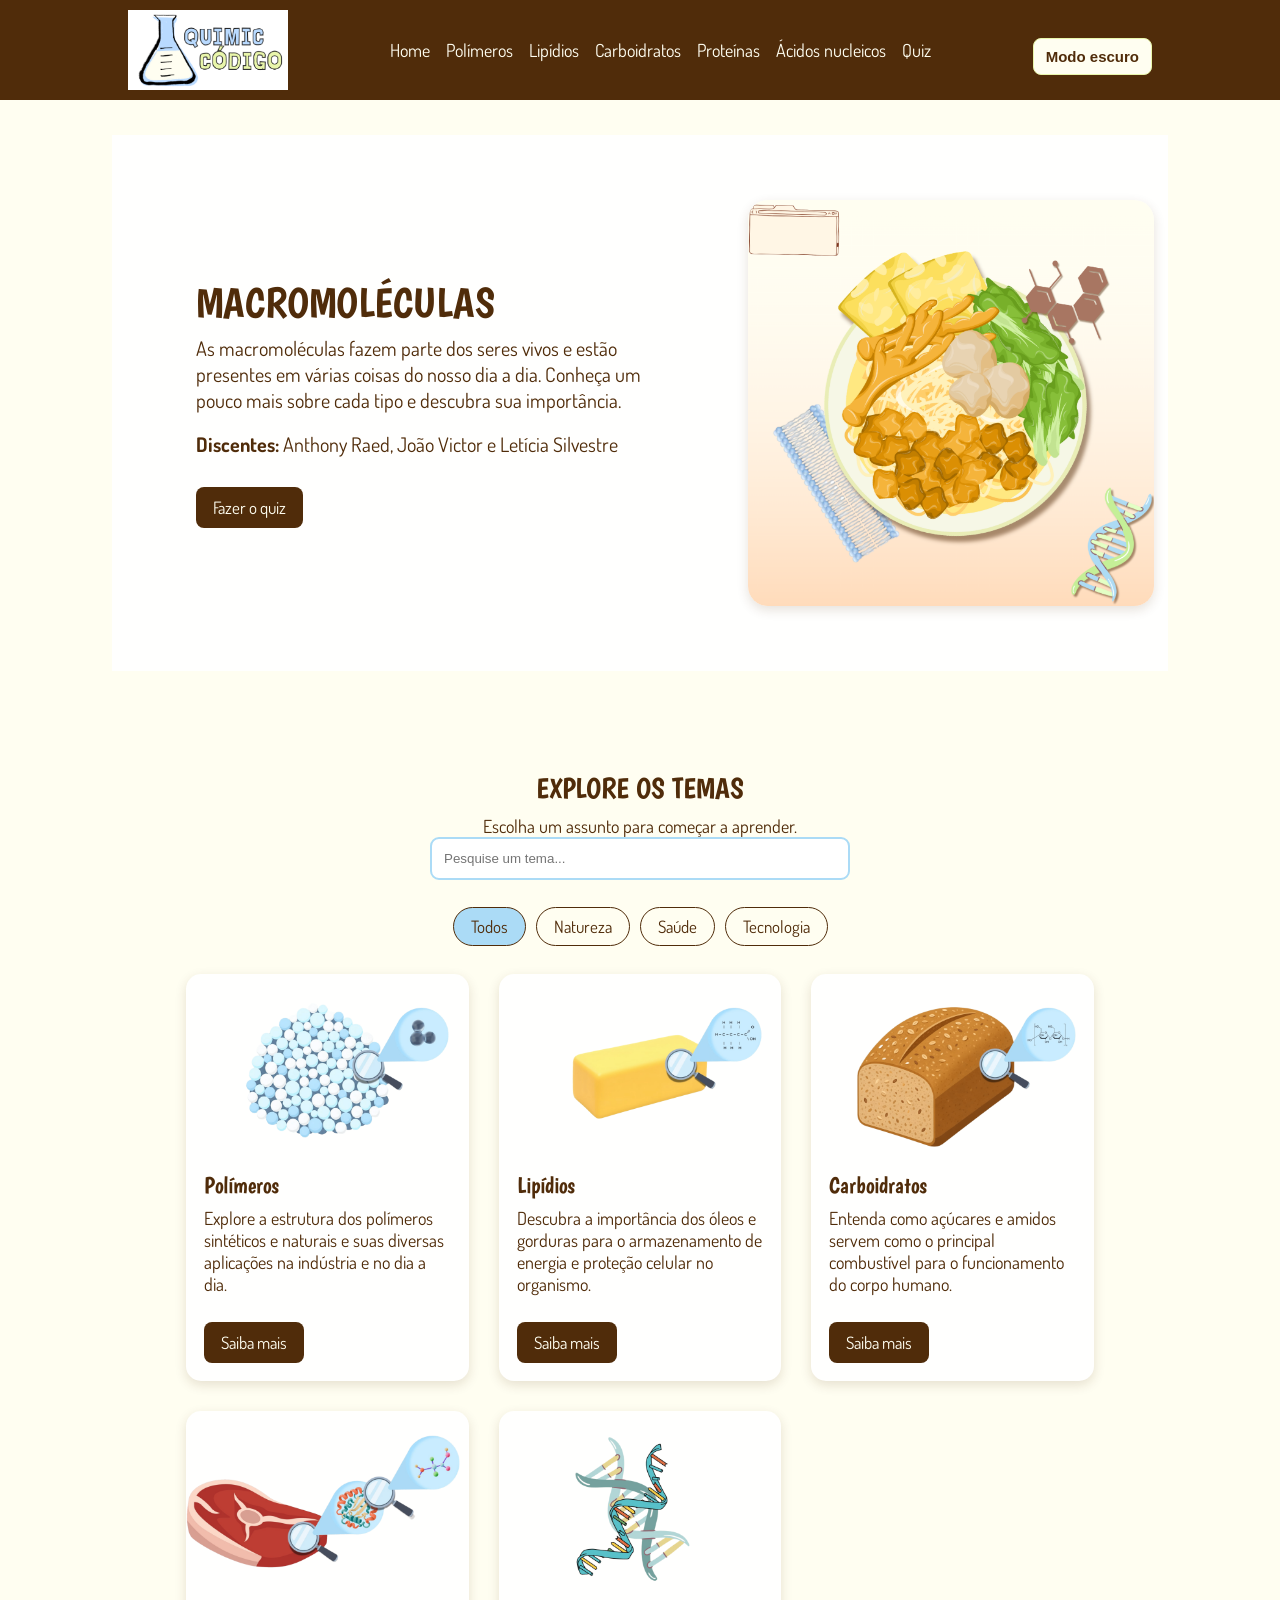
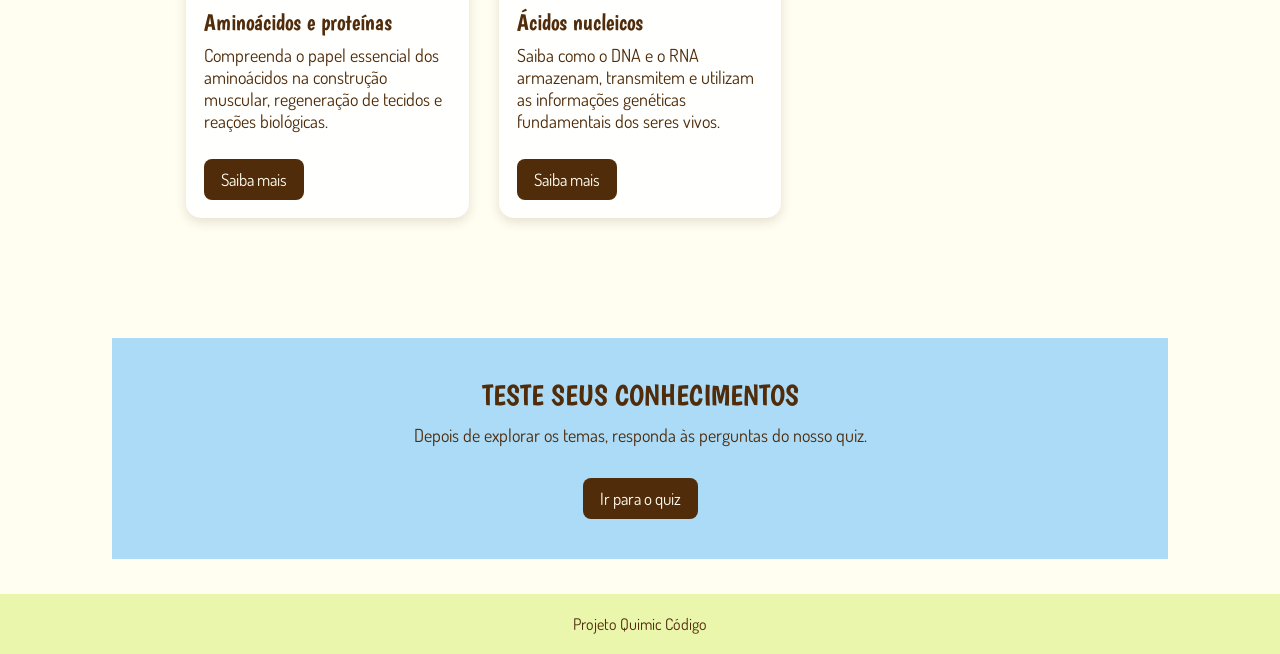
<file: index.html>
<!DOCTYPE html>
<html lang="pt-br">
<head>
    <meta charset="UTF-8">
    <meta name="viewport" content="width=device-width, initial-scale=1.0">
    <title>Quimic Código</title>
    <link rel="stylesheet" href="css/index.css">
</head>
<body>
    <header class="menu">
        <img id="logo" src="img/logo.png" alt="Quimic Código - Logo">
        <nav>
            <a href="index.html">Home</a>
            <a href="polimeros.html">Polímeros</a>
            <a href="lipidios.html">Lipídios</a>
            <a href="carboidratos.html">Carboidratos</a>

            <a href="proteinas.html">Proteínas</a>
            <a href="acidos-nucleicos.html">Ácidos nucleicos</a>
            <a href="quiz.html">Quiz</a>
        </nav>
        
        <button class="tema-toggle" type="button" aria-label="Alternar tema">Modo escuro</button>
    </header>

    <main>
        <section class="introducao">
            <div>
                <h1>MACROMOLÉCULAS</h1>
                <p>As macromoléculas fazem parte dos seres vivos e estão presentes em várias coisas do nosso dia a dia. Conheça um pouco mais sobre cada tipo e descubra sua importância.</p>
                <p><strong>Discentes:</strong> Anthony Raed, João Victor e Letícia Silvestre</p>
                <a class="botao" href="quiz.html">Fazer o quiz</a>
            </div>
            <img src="img/introducao-imagem.png" alt="Polímeros, Ácidos Nucleicos, Carboidratos, Lipídeos e Aminoácidos e Proteínas">
        </section>

        <section class="conjunto-cards">
            <h2>EXPLORE OS TEMAS</h2>
            <p>Escolha um assunto para começar a aprender.</p>
            <div class="busca">
                <input type="text" id="pesquisa" placeholder="Pesquise um tema...">
            </div>
            <div class="filtros">
                <button class="filtro selecionado" data-categoria="todos">Todos</button>
                <button class="filtro" data-categoria="natureza">Natureza</button>
                <button class="filtro" data-categoria="saude">Saúde</button>
                <button class="filtro" data-categoria="tecnologia">Tecnologia</button>
            </div>

            <div class="cards" id="cards">
                <article class="card" data-categoria="natureza tecnologia">
                    <img src="img/Polimeros.png" alt="Materiais plásticos e tecnologia">
                    <div>
                        <h3>Polímeros</h3>
                        <p>Explore a estrutura dos polímeros sintéticos e naturais e suas diversas aplicações na indústria e no dia a dia.</p>
                        <a href="polimeros.html">Saiba mais</a>
                    </div>
                </article>

                <article class="card" data-categoria="saude">
                    <img src="img/lipidios.png" alt="Azeite usado na alimentação">
                    <div>
                        <h3>Lipídios</h3><p>Descubra a importância dos óleos e gorduras para o armazenamento de energia e proteção celular no organismo.</p>
                        <a href="lipidios.html">Saiba mais</a>
                    </div>
                </article>

                <article class="card" data-categoria="saude natureza">
                    <img src="img/carboidratos.png" alt="Alimentos que contêm carboidratos">
                    <div>
                        <h3>Carboidratos</h3><p>Entenda como açúcares e amidos servem como o principal combustível para o funcionamento do corpo humano.</p>
                        <a href="carboidratos.html">Saiba mais</a>
                    </div>
                </article>

                <article class="card" data-categoria="saude">
                    <img src="img/Aminoacidos.png" alt="Alimentos variados">
                    <div>
                        <h3>Aminoácidos e proteínas</h3>
                        <p>Compreenda o papel essencial dos aminoácidos na construção muscular, regeneração de tecidos e reações biológicas.</p>
                        <a href="proteinas.html">Saiba mais</a>
                    </div>
                </article>

                        <article class="card" data-categoria="tecnologia natureza">
                    <img src="img/acidos nucleicos.png" alt="Representação de DNA">
                    <div>
                        <h3>Ácidos nucleicos</h3>
                        <p>Saiba como o DNA e o RNA armazenam, transmitem e utilizam as informações genéticas fundamentais dos seres vivos.</p>
                        <a href="acidos-nucleicos.html">Saiba mais</a>
                    </div>
                </article>

            </div>
            <p id="mensagem"></p>
        </section>

        <section class="quiz-rodape">
            <h2>TESTE SEUS CONHECIMENTOS</h2>
            <p>Depois de explorar os temas, responda às perguntas do nosso quiz.</p>
            <a class="botao" href="quiz.html">Ir para o quiz</a>
        </section>
    </main>

    <footer>Projeto Quimic Código</footer>

    <script>
        const pesquisa = document.getElementById("pesquisa");
        const cards = document.querySelectorAll(".card");
        const filtros = document.querySelectorAll(".filtro");

        const mensagem = document.getElementById("mensagem");
        let categoriaAtual = "todos";

        function filtrarCards() {
            let termo = pesquisa.value.toLowerCase();
            let encontrados = 0;
            
            cards.forEach(function(card) {

                let texto = card.innerText.toLowerCase();
                let categorias = card.dataset.categoria;

                let aparece = texto.includes(termo) &&
                    (categoriaAtual === "todos" || categorias.includes(categoriaAtual));
                card.style.display = aparece ? "block" : "none";
                if (aparece) encontrados++;
            });
            mensagem.textContent = encontrados === 0 ? "Nenhum tema encontrado." : "";
        }

        pesquisa.addEventListener("input", filtrarCards);
        filtros.forEach(function(botao) {

            botao.addEventListener("click", function() {
                filtros.forEach(function(item) { item.classList.remove("selecionado"); });
                botao.classList.add("selecionado");

                
                categoriaAtual = botao.dataset.categoria;
                filtrarCards();
            });
        });
    </script>
    <script src="js/site.js"></script>
</body>
</html>
</file>
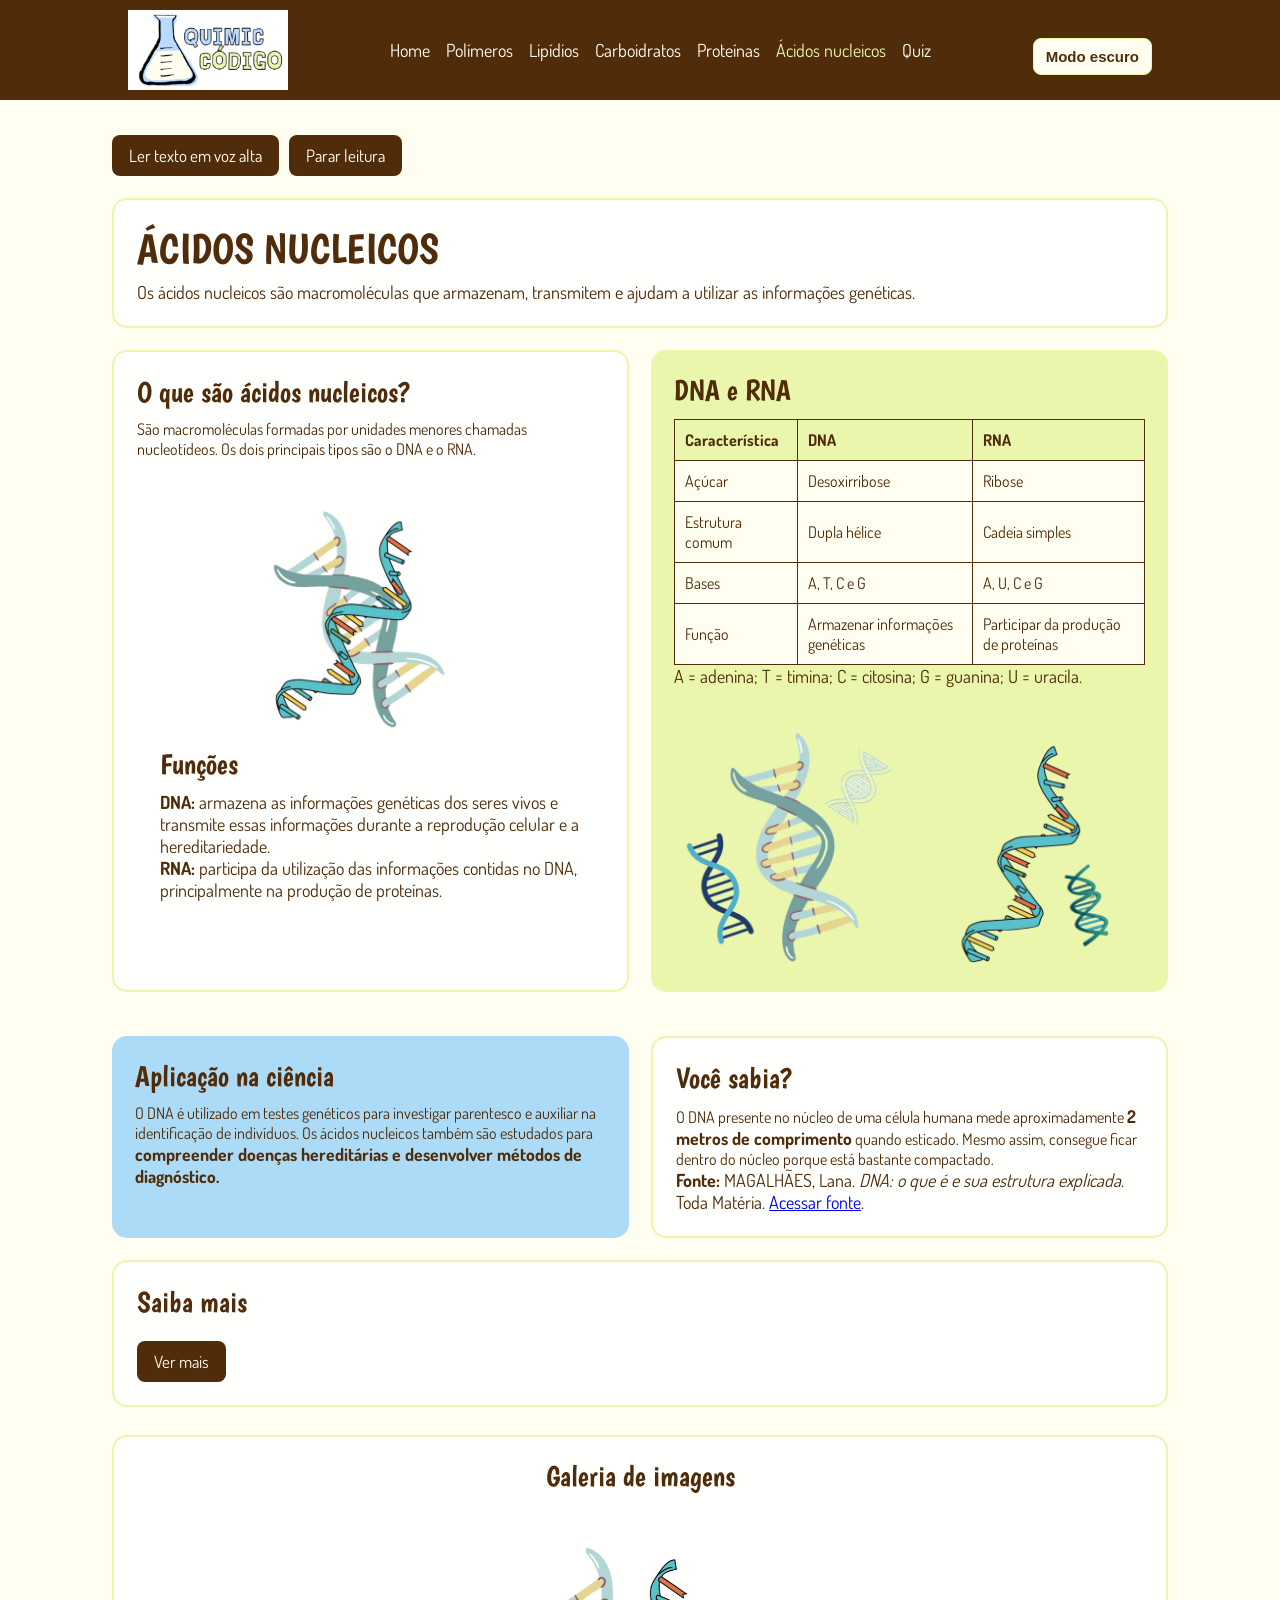
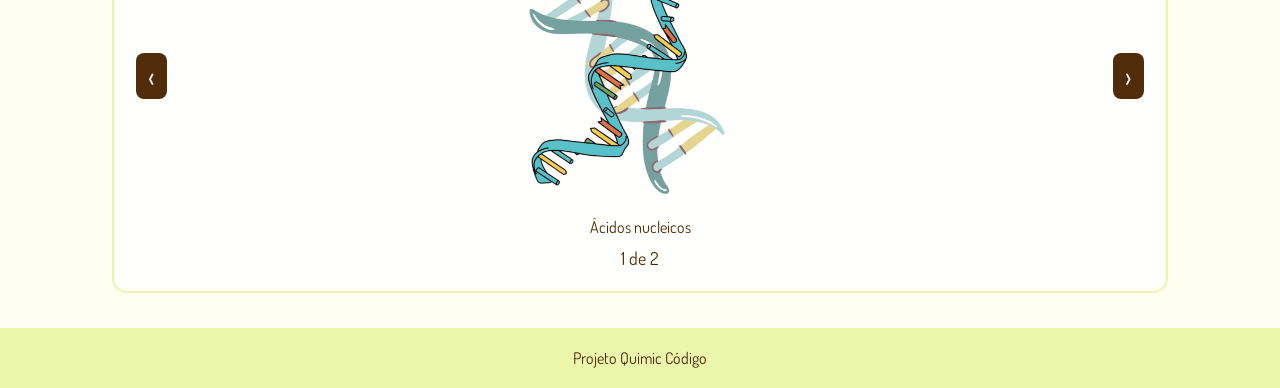
<file: acidos-nucleicos.html>
<!DOCTYPE html>
<html lang="pt-br">
<head>
    <meta charset="UTF-8">
    <meta name="viewport" content="width=device-width, initial-scale=1.0">
    <title>ÁCIDOS NUCLEICOS | Quimic Código</title>
    <link rel="stylesheet" href="css/index.css">
</head>
<body>
    <header class="menu">
        <img id="logo" src="img/logo.png" alt="Quimic Código - Logo">
        <nav>
            <a href="index.html">Home</a>
            <a class="" href="polimeros.html">Polímeros</a>
            
            <a class="" href="lipidios.html">Lipídios</a>
            <a class="" href="carboidratos.html">Carboidratos</a>
            <a class="" href="proteinas.html">Proteínas</a>

            <a class="atual" href="acidos-nucleicos.html">Ácidos nucleicos</a>
            <a href="quiz.html">Quiz</a>
        </nav>
        <button class="tema-toggle" type="button" aria-label="Alternar tema">Modo escuro</button>
    </header>
    <main>
        <section class="bloco titulo">
            <h1>ÁCIDOS NUCLEICOS</h1>
            <p>Os ácidos nucleicos são macromoléculas que armazenam, transmitem e ajudam a utilizar as informações genéticas.</p>
        </section>
        <div class="conteudo">
            <section class="bloco">
                <h2>O que são ácidos nucleicos?</h2>
                São macromoléculas formadas por unidades menores chamadas nucleotídeos. Os dois principais tipos são o DNA e o RNA.
                <img src="img/acidos nucleicos.png" alt="Ácidos nucleicos">

                <ol><h2>Funções</h2>
                <p><strong>DNA:</strong> armazena as informações genéticas dos seres vivos e transmite essas informações durante a reprodução celular e a hereditariedade.</p><p><strong>RNA:</strong> participa da utilização das informações contidas no DNA, principalmente na produção de proteínas.</p>
                </ol>
            </section>
            <section class="bloco verde">
                <h2>DNA e RNA</h2>
                <table class='tabela'><tr><th>Característica</th><th>DNA</th><th>RNA</th></tr><tr><td>Açúcar</td><td>Desoxirribose</td><td>Ribose</td></tr><tr><td>Estrutura comum</td><td>Dupla hélice</td><td>Cadeia simples</td></tr><tr><td>Bases</td><td>A, T, C e G</td><td>A, U, C e G</td></tr><tr><td>Função</td><td>Armazenar informações genéticas</td><td>Participar da produção de proteínas</td></tr></table><p>
                    
                    
                    A = adenina; T = timina; C = citosina; G = guanina; U = uracila.</p>
                    <img src="img/dnaRna.png" alt="DNA e RNA">
                
            </section>
            <section class="bloco azul">
                <h2>Aplicação na ciência</h2>
                O DNA é utilizado em testes genéticos para investigar parentesco e auxiliar na identificação de indivíduos. Os ácidos nucleicos também são estudados para  <span>compreender doenças hereditárias e desenvolver métodos de diagnóstico.</span>
                
            </section>
            <section class="bloco">
                <h2>Você sabia?</h2>
                O DNA presente no núcleo de uma célula humana mede aproximadamente <span>2 metros de comprimento</span> quando esticado. Mesmo assim, consegue ficar dentro do núcleo porque está bastante compactado.<p><strong>Fonte:</strong> MAGALHÃES, Lana. <em>DNA: o que é e sua estrutura explicada</em>. Toda Matéria. <a href='https://www.todamateria.com.br/dna/' target='_blank'>Acessar fonte</a>.</p>
                
            </section>
        </div>
        <section class="bloco">
            <h2>Saiba mais</h2>
            <p id="resumo">Embora DNA e RNA tenham funções diferentes, ambos são formados por nucleotídeos. Cada nucleotídeo possui um açúcar, um grupo fosfato e uma base nitrogenada.</p>
            <button id="botaoMais">Ver mais</button>
        </section>
    </main>
    <footer>Projeto Quimic Código</footer>
    <script src="js/site.js"></script>
</body>
</html>
</file>
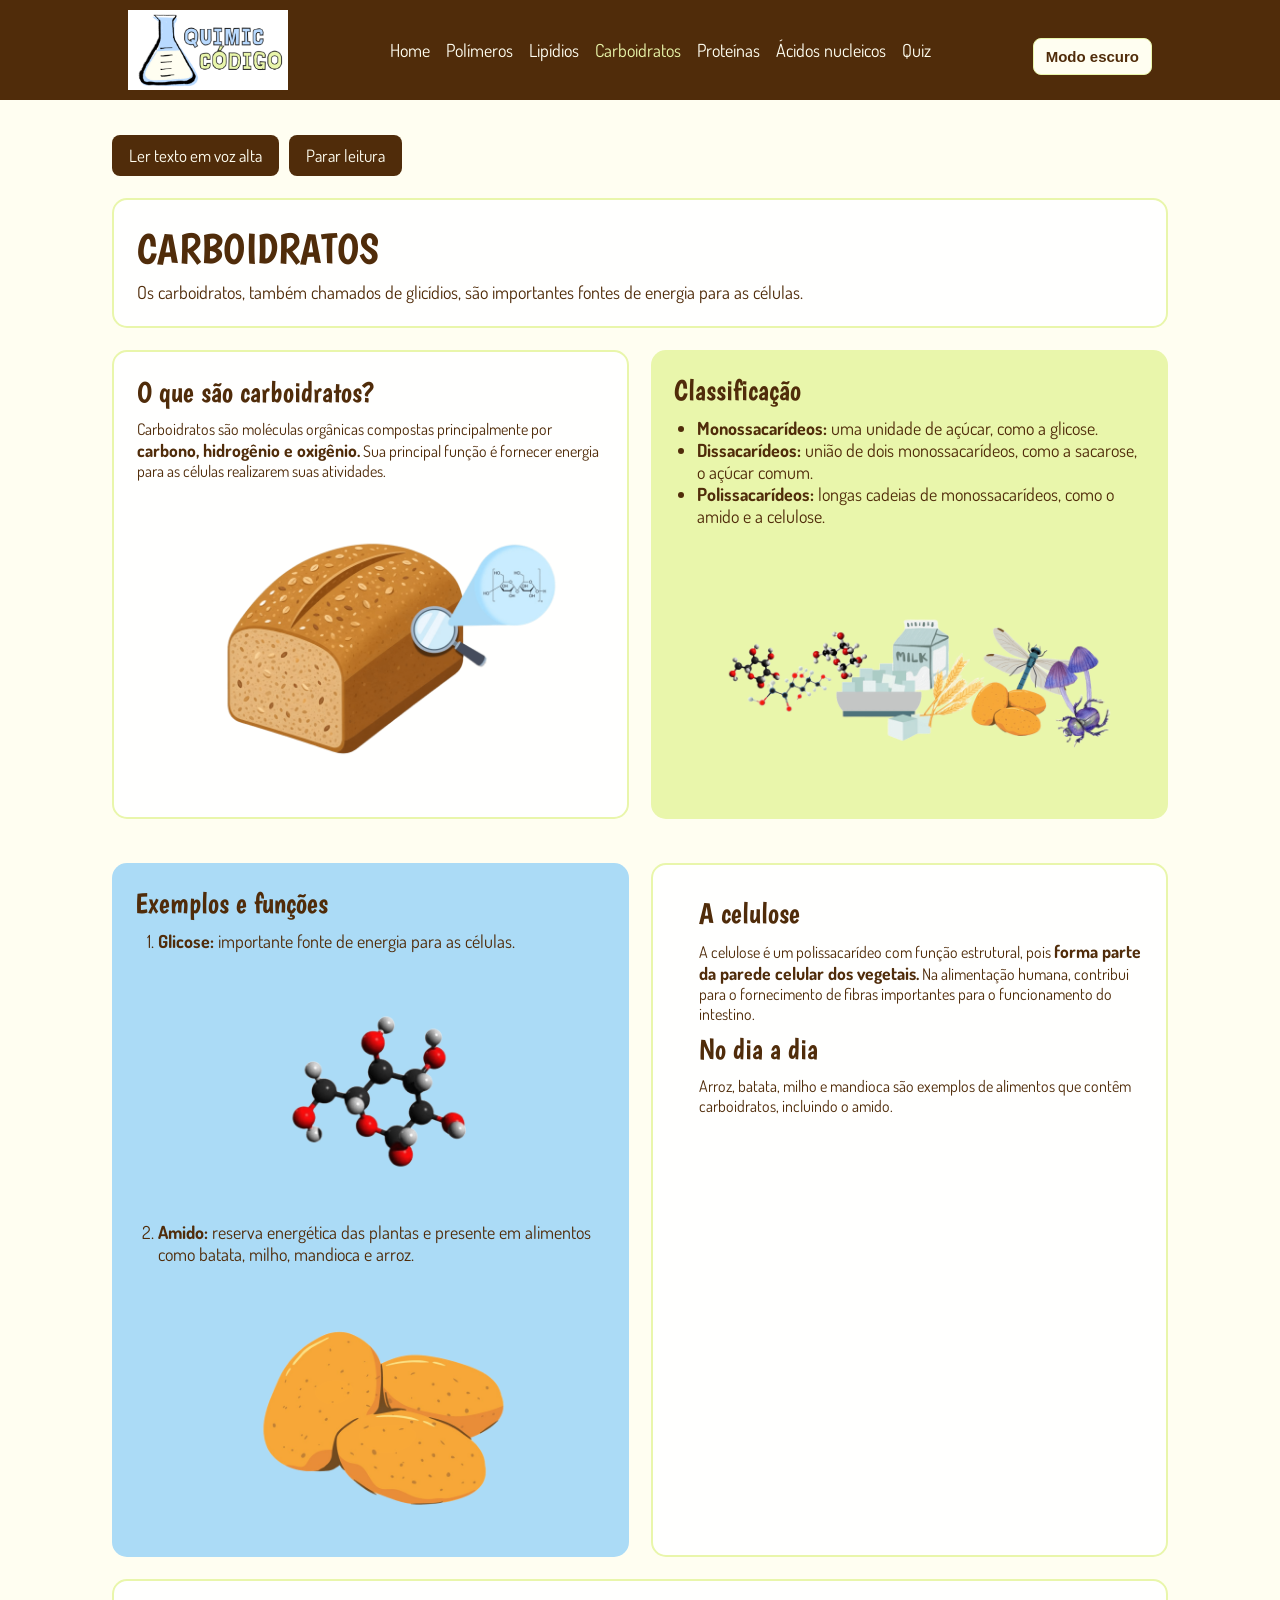
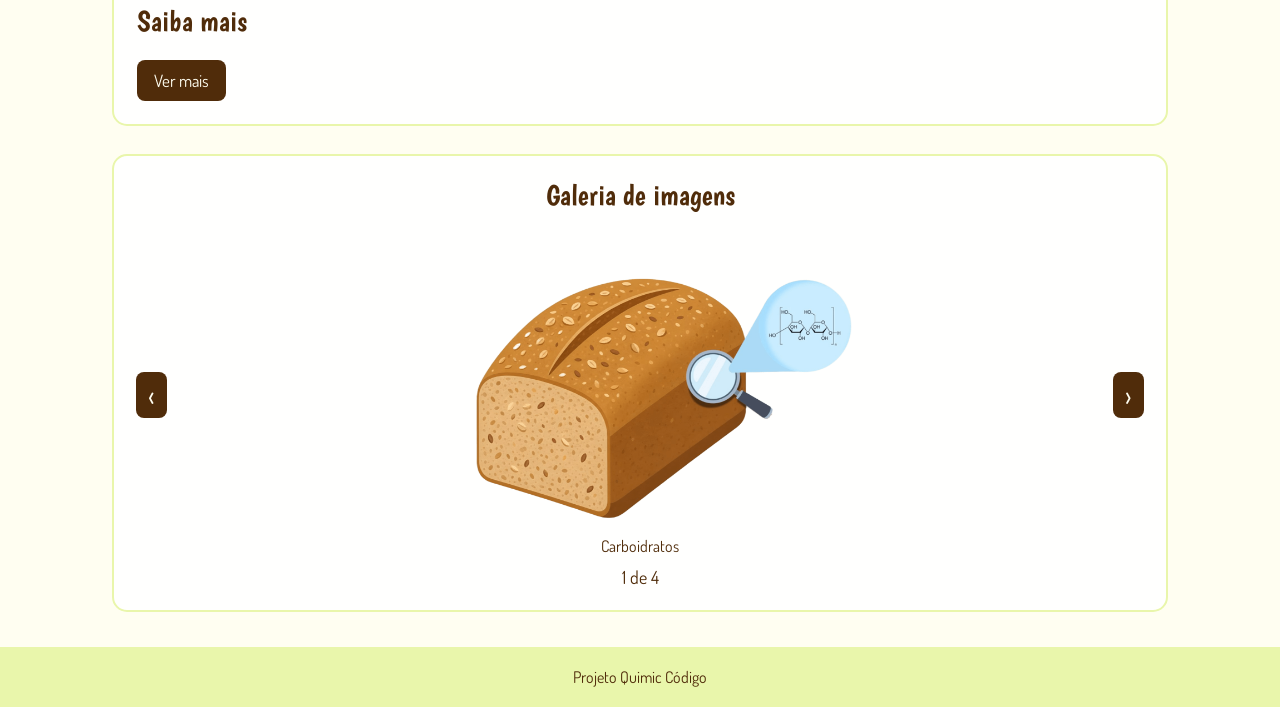
<file: carboidratos.html>
<!DOCTYPE html>
<html lang="pt-br">
<head>
    <meta charset="UTF-8">
    <meta name="viewport" content="width=device-width, initial-scale=1.0">
    <title>CARBOIDRATOS | Quimic Código</title>
    <link rel="stylesheet" href="css/index.css">
</head>
<body>
    <header class="menu">
        <img id="logo" src="img/logo.png" alt="Quimic Código - Logo">
        <nav>
            <a href="index.html">Home</a>
            <a class="" href="polimeros.html">Polímeros</a>
            <a class="" href="lipidios.html">Lipídios</a>
            <a class="atual" href="carboidratos.html">Carboidratos</a>
            <a class="" href="proteinas.html">Proteínas</a>
            
            <a class="" href="acidos-nucleicos.html">Ácidos nucleicos</a>
            <a href="quiz.html">Quiz</a>
        </nav>
        <button class="tema-toggle" type="button" aria-label="Alternar tema">Modo escuro</button>
    </header>
    <main>
        <section class="bloco titulo">
            <h1>CARBOIDRATOS</h1>
            <p>Os carboidratos, também chamados de glicídios, são importantes fontes de energia para as células.</p>
        </section>
        <div class="conteudo">
            <section class="bloco">
                <h2>O que são carboidratos?</h2>
                Carboidratos são moléculas orgânicas compostas principalmente por  <span>carbono, hidrogênio e oxigênio.</span> Sua principal função é fornecer energia para as células realizarem suas atividades.
                <img src="img/carboidratos.png" alt="Carboidratos">
            </section>
            <section class="bloco verde">
                <h2>Classificação</h2>
                <ul>
                    <li><strong>Monossacarídeos:</strong> uma unidade de açúcar, como a glicose.</li>
                
                <li><strong>Dissacarídeos:</strong> união de dois monossacarídeos, como a sacarose, o açúcar comum.</li>
                
                <li><strong>Polissacarídeos:</strong> longas cadeias de monossacarídeos, como o amido e a celulose.</li>

                <img src="img/Monodipoli.png" alt="Classificação">
                </ul>
                
            </section>
            <section class="bloco azul">
                <h2>Exemplos e funções</h2>
                <ol>
                    <li><strong>Glicose:</strong> importante fonte de energia para as células.
                    <img src="img/Glicose.png" alt="Glicose"></li>
                    
                    <li><strong>Amido:</strong> reserva energética das plantas e presente em alimentos como batata, milho, mandioca e arroz.
                    <img src="img/Amida.png" alt="Amido"></li>
                </ol>
                
            </section>
            <section class="bloco">
                <ol><h2>A celulose</h2>
                A celulose é um polissacarídeo com função estrutural, pois  <span>forma parte da parede celular dos vegetais.</span> Na alimentação humana, contribui para o fornecimento de fibras importantes para o funcionamento do intestino.</ol>
                
                <ol><h2>No dia a dia</h2>
                Arroz, batata, milho e mandioca são exemplos de alimentos que contêm carboidratos, incluindo o amido.</ol>
            </section>

        </div>
        <section class="bloco">
            <h2>Saiba mais</h2>
            <p id="resumo">A classificação dos carboidratos depende do número de unidades de açúcar que formam a molécula. Essa estrutura está relacionada às suas características e funções.</p>
            <button id="botaoMais">Ver mais</button>
        </section>
    </main>
    <footer>Projeto Quimic Código</footer>

    <script src="js/site.js"></script>

</body>

</html>
</file>
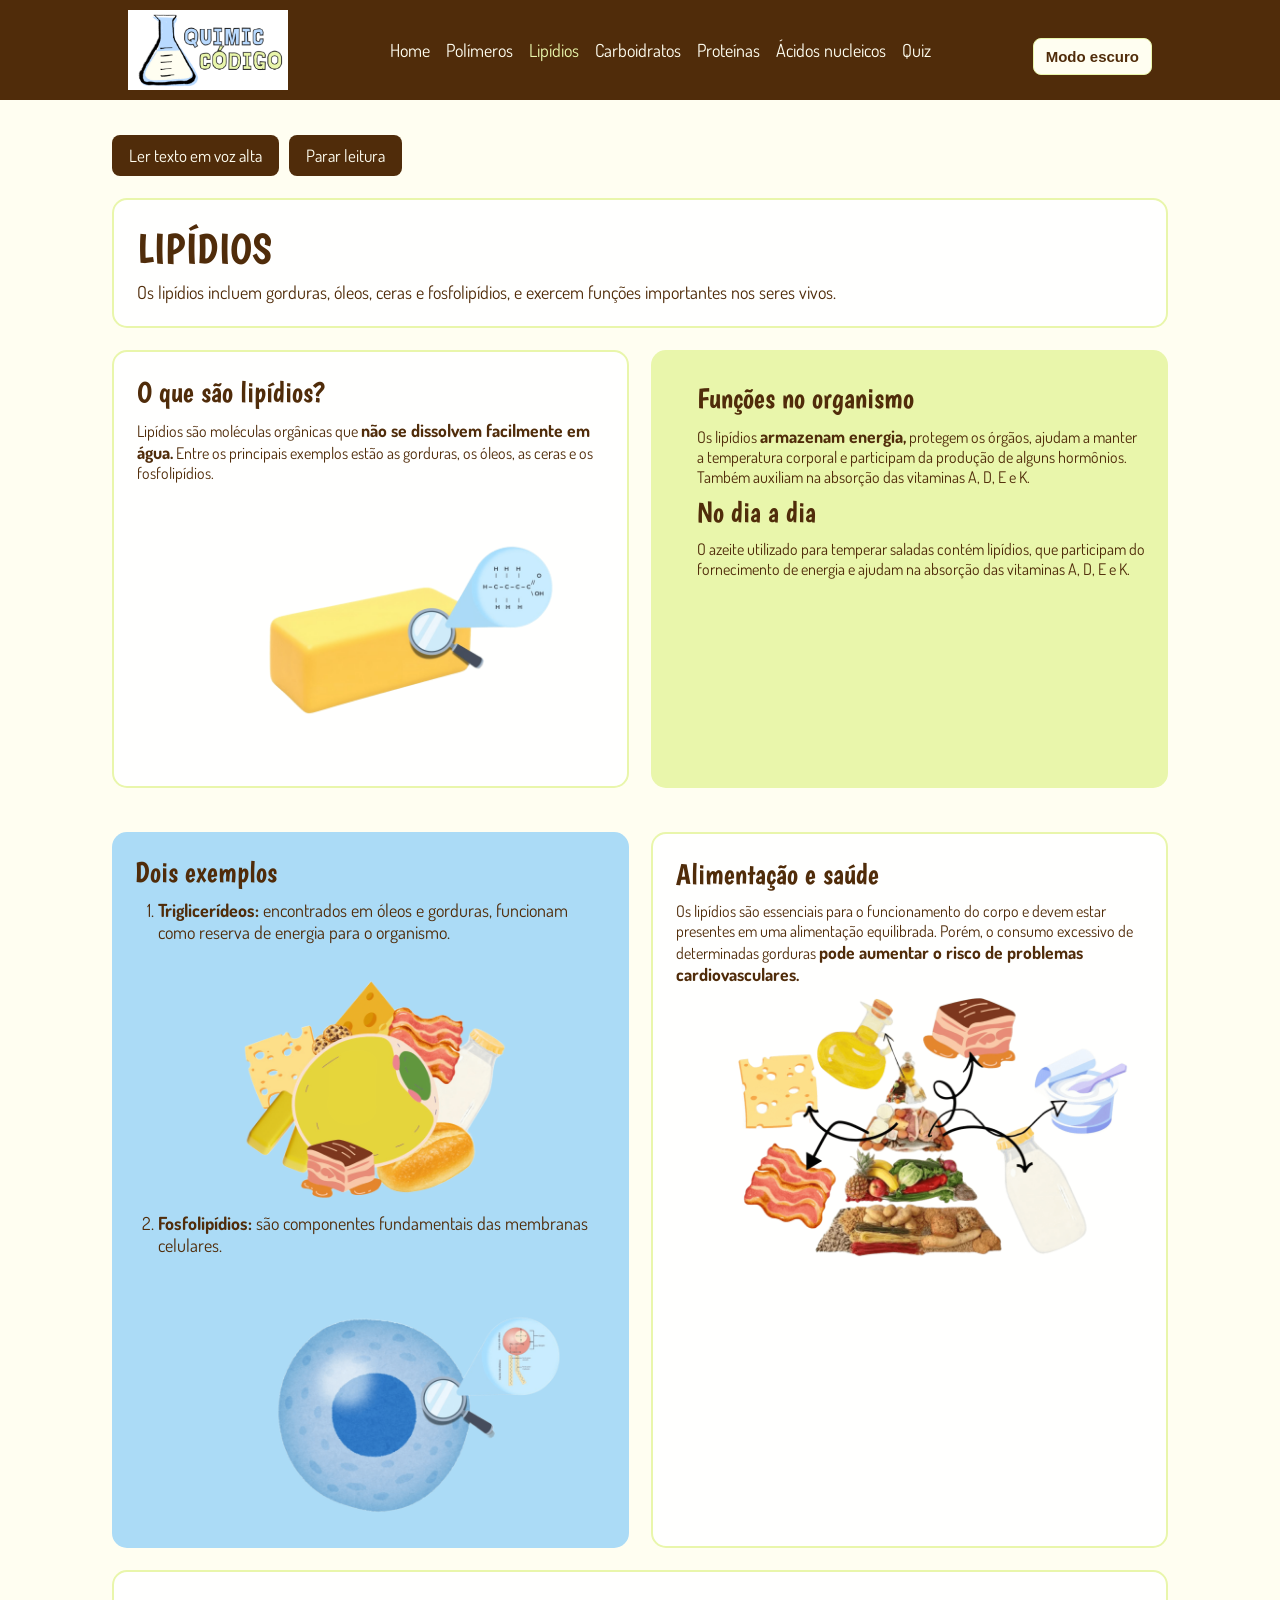
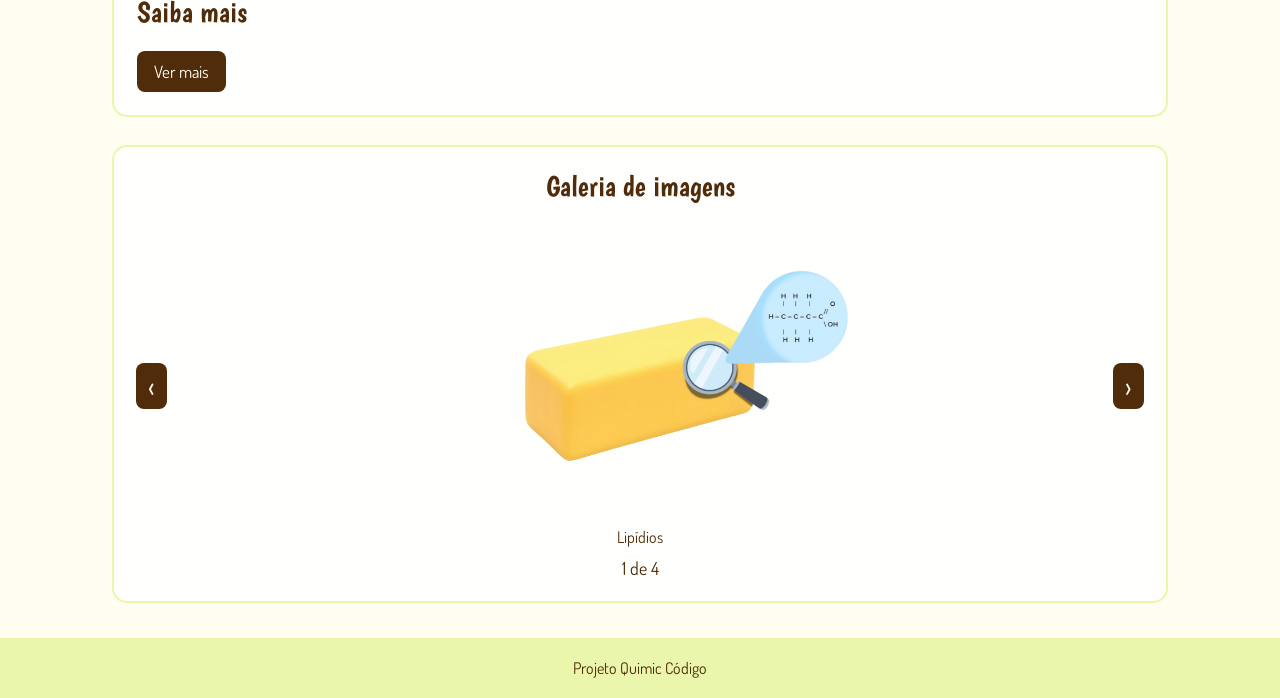
<file: lipidios.html>
<!DOCTYPE html>
<html lang="pt-br">
<head>
    <meta charset="UTF-8">
    <meta name="viewport" content="width=device-width, initial-scale=1.0">
    <title>LIPÍDIOS | Quimic Código</title>
    <link rel="stylesheet" href="css/index.css">
</head>
<body>
    <header class="menu">
        <img id="logo" src="img/logo.png" alt="Quimic Código - Logo">
        <nav>
            <a href="index.html">Home</a>
            <a class="" href="polimeros.html">Polímeros</a>
            <a class="atual" href="lipidios.html">Lipídios</a>
            <a class="" href="carboidratos.html">Carboidratos</a>
            <a class="" href="proteinas.html">Proteínas</a>
            <a class="" href="acidos-nucleicos.html">Ácidos nucleicos</a>
            <a href="quiz.html">Quiz</a>
        </nav>
        <button class="tema-toggle" type="button" aria-label="Alternar tema">Modo escuro</button>
    </header>
    <main>
        <section class="bloco titulo">
            <h1>LIPÍDIOS</h1>
            <p>Os lipídios incluem gorduras, óleos, ceras e fosfolipídios, e exercem funções importantes nos seres vivos.</p>
        </section>
        <div class="conteudo">
            <section class="bloco">
                <h2>O que são lipídios?</h2>
                Lipídios são moléculas orgânicas que <span>não se dissolvem facilmente em água.</span> Entre os principais exemplos estão as gorduras, os óleos, as ceras e os fosfolipídios.
                <img src="img/lipidios.png" alt="Lipídios">
            </section>

            <section class="bloco verde">
                <ol><h2>Funções no organismo</h2>
                Os lipídios  <span>armazenam energia,</span> protegem os órgãos, ajudam a manter a temperatura corporal e participam da produção de alguns hormônios. Também auxiliam na absorção das vitaminas A, D, E e K.</ol>

                <ol><h2>No dia a dia</h2>
                O azeite utilizado para temperar saladas contém lipídios, que participam do fornecimento de energia e ajudam na absorção das vitaminas A, D, E e K.</ol>
                
            </section>


            <section class="bloco azul">
                <h2>Dois exemplos</h2>
                <ol>
                    <li>
                        <strong>Triglicerídeos:</strong> encontrados em óleos e gorduras, funcionam como reserva de energia para o organismo.
                        <img src="img/trigliceridios.png" alt="Triglicerídeos">
                    </li>
                    <li>
                        <strong>Fosfolipídios:</strong> são componentes fundamentais das membranas celulares.
                        <img src="img/fosfolipidios.png" alt="Fosfolipídeos">
                    </li>
                </ol>
                
            </section>
            <section class="bloco">
                <h2>Alimentação e saúde</h2>
                Os lipídios são essenciais para o funcionamento do corpo e devem estar presentes em uma alimentação equilibrada. Porém, o consumo excessivo de determinadas gorduras <span>pode aumentar o risco de problemas cardiovasculares.</span>
                <img src="img/alimento.png" alt="Alimentação">

            </section>

        </div>
        <section class="bloco">
            <h2>Saiba mais</h2>
            <p id="resumo">Os lipídios também fazem parte das membranas celulares. Por isso, não servem apenas como reserva de energia, mas também ajudam na estrutura e no funcionamento das células.</p>
            <button id="botaoMais">Ver mais</button>
        </section>
    </main>
    <footer>Projeto Quimic Código</footer>
    <script src="js/site.js"></script>
</body>
</html>
</file>
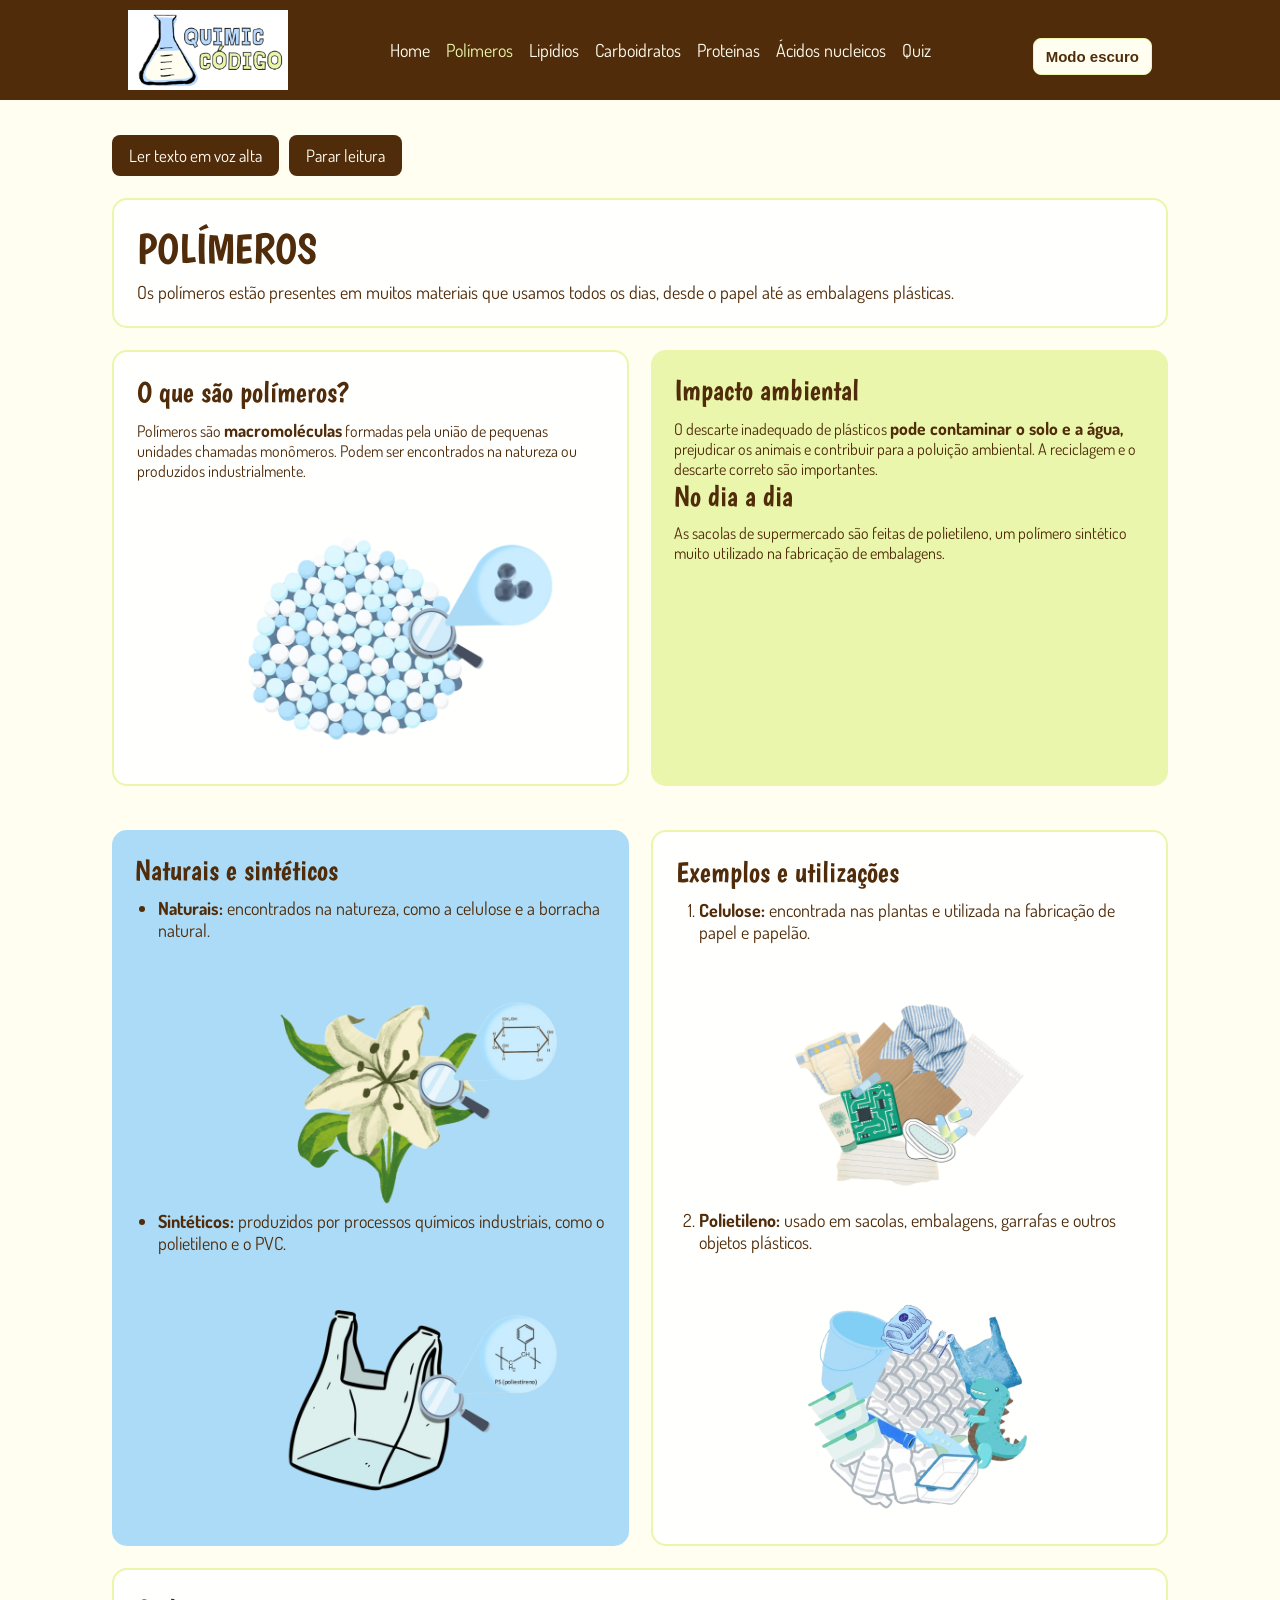
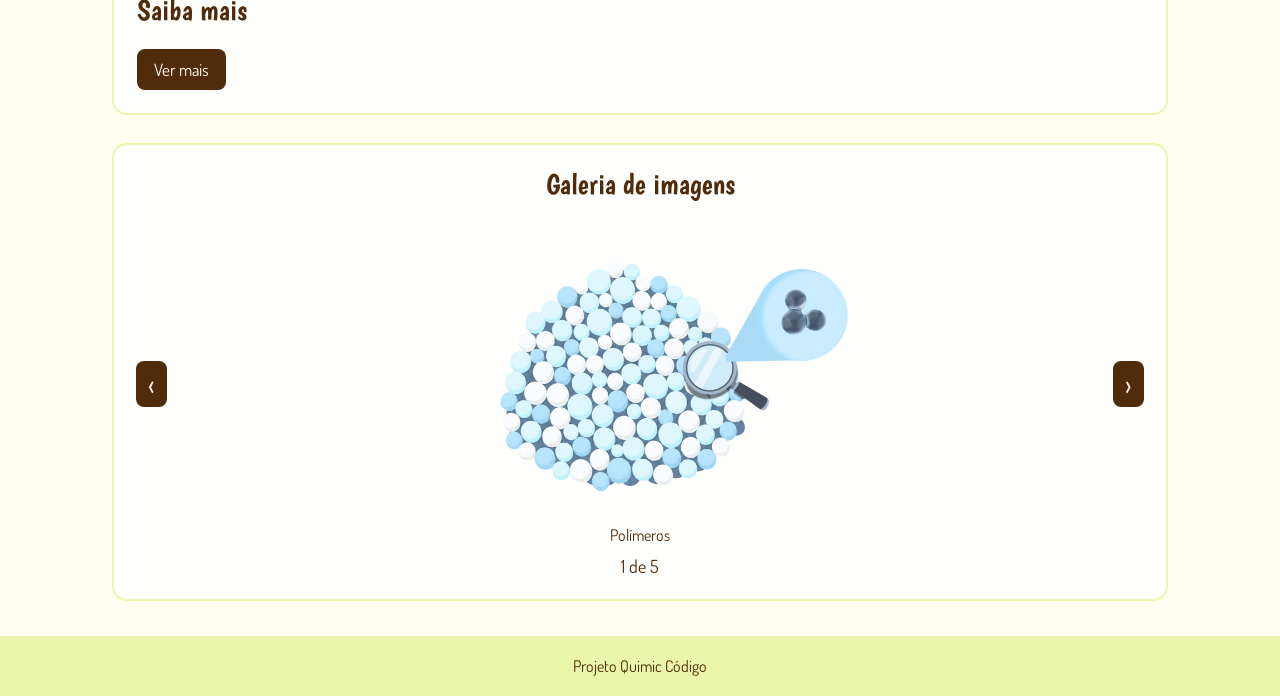
<file: polimeros.html>
<!DOCTYPE html>
<html lang="pt-br">
<head>
    <meta charset="UTF-8">
    <meta name="viewport" content="width=device-width, initial-scale=1.0">
    <title>POLÍMEROS | Quimic Código</title>
    <link rel="stylesheet" href="css/index.css">
</head>
<body>
    <header class="menu">
        <img id="logo" src="img/logo.png" alt="Quimic Código - Logo">
        <nav>
            <a href="index.html">Home</a>

            <a class="atual" href="polimeros.html">Polímeros</a>
            <a class="" href="lipidios.html">Lipídios</a>
            
            <a class="" href="carboidratos.html">Carboidratos</a>
            <a class="" href="proteinas.html">Proteínas</a>
            <a class="" href="acidos-nucleicos.html">Ácidos nucleicos</a>
            <a href="quiz.html">Quiz</a>
        </nav>
        <button class="tema-toggle" type="button" aria-label="Alternar tema">Modo escuro</button>
    </header>
    <main>
        <section class="bloco titulo">
            <h1>POLÍMEROS</h1>
            <p>Os polímeros estão presentes em muitos materiais que usamos todos os dias, desde o papel até as embalagens plásticas.</p>
        </section>

        <div class="conteudo">
            <section class="bloco">
                <h2>O que são polímeros?</h2>
                Polímeros são <span>macromoléculas</span> formadas pela união de pequenas unidades chamadas monômeros. Podem ser encontrados na natureza ou produzidos industrialmente.
                <img src="img/Polimeros.png" alt="Polímeros">
            </section>

            <section class="bloco verde">
                <h2>Impacto ambiental</h2>
                O descarte inadequado de plásticos <span>pode contaminar o solo e a água,</span> prejudicar os animais e contribuir para a poluição ambiental. A reciclagem e o descarte correto são importantes.
                <h2>No dia a dia</h2>
                As sacolas de supermercado são feitas de polietileno, um polímero sintético muito utilizado na fabricação de embalagens.
            </section>

            <section class="bloco azul">
                <h2>Naturais e sintéticos</h2>
                <ul>
                    <li><strong>Naturais:</strong> encontrados na natureza, como a celulose e a borracha natural.
                    <img src="img/natural.png" alt="Polímeros naturais"></li>

                    <li><strong>Sintéticos:</strong> produzidos por processos químicos industriais, como o polietileno e o PVC.
                    <img src="img/sintetico.png" alt="Polímeros sintéticos"></li>
                </ul>
                
            </section>
            <section class="bloco">
                <h2>Exemplos e utilizações</h2>
                <ol>
                    <li><strong>Celulose:</strong> encontrada nas plantas e utilizada na fabricação de papel e papelão.
                    <img src="img/Celulose.png" alt="Celulose"></li>
                    <li><strong>Polietileno:</strong> usado em sacolas, embalagens, garrafas e outros objetos plásticos.
                    <img src="img/polietileno.png" alt="Polietileno"></li>
                </ol>
                
            </section>
            

        </div>
        <section class="bloco">
            <h2>Saiba mais</h2>
            <p id="resumo">Os polímeros são formados por unidades menores chamadas monômeros. O tipo de monômero e a maneira como essas unidades se unem influenciam as propriedades do material.</p>
            <button id="botaoMais">Ver mais</button>
        </section>
    </main>
    <footer>Projeto Quimic Código</footer>
    <script src="js/site.js"></script>
</body>
</html>
</file>
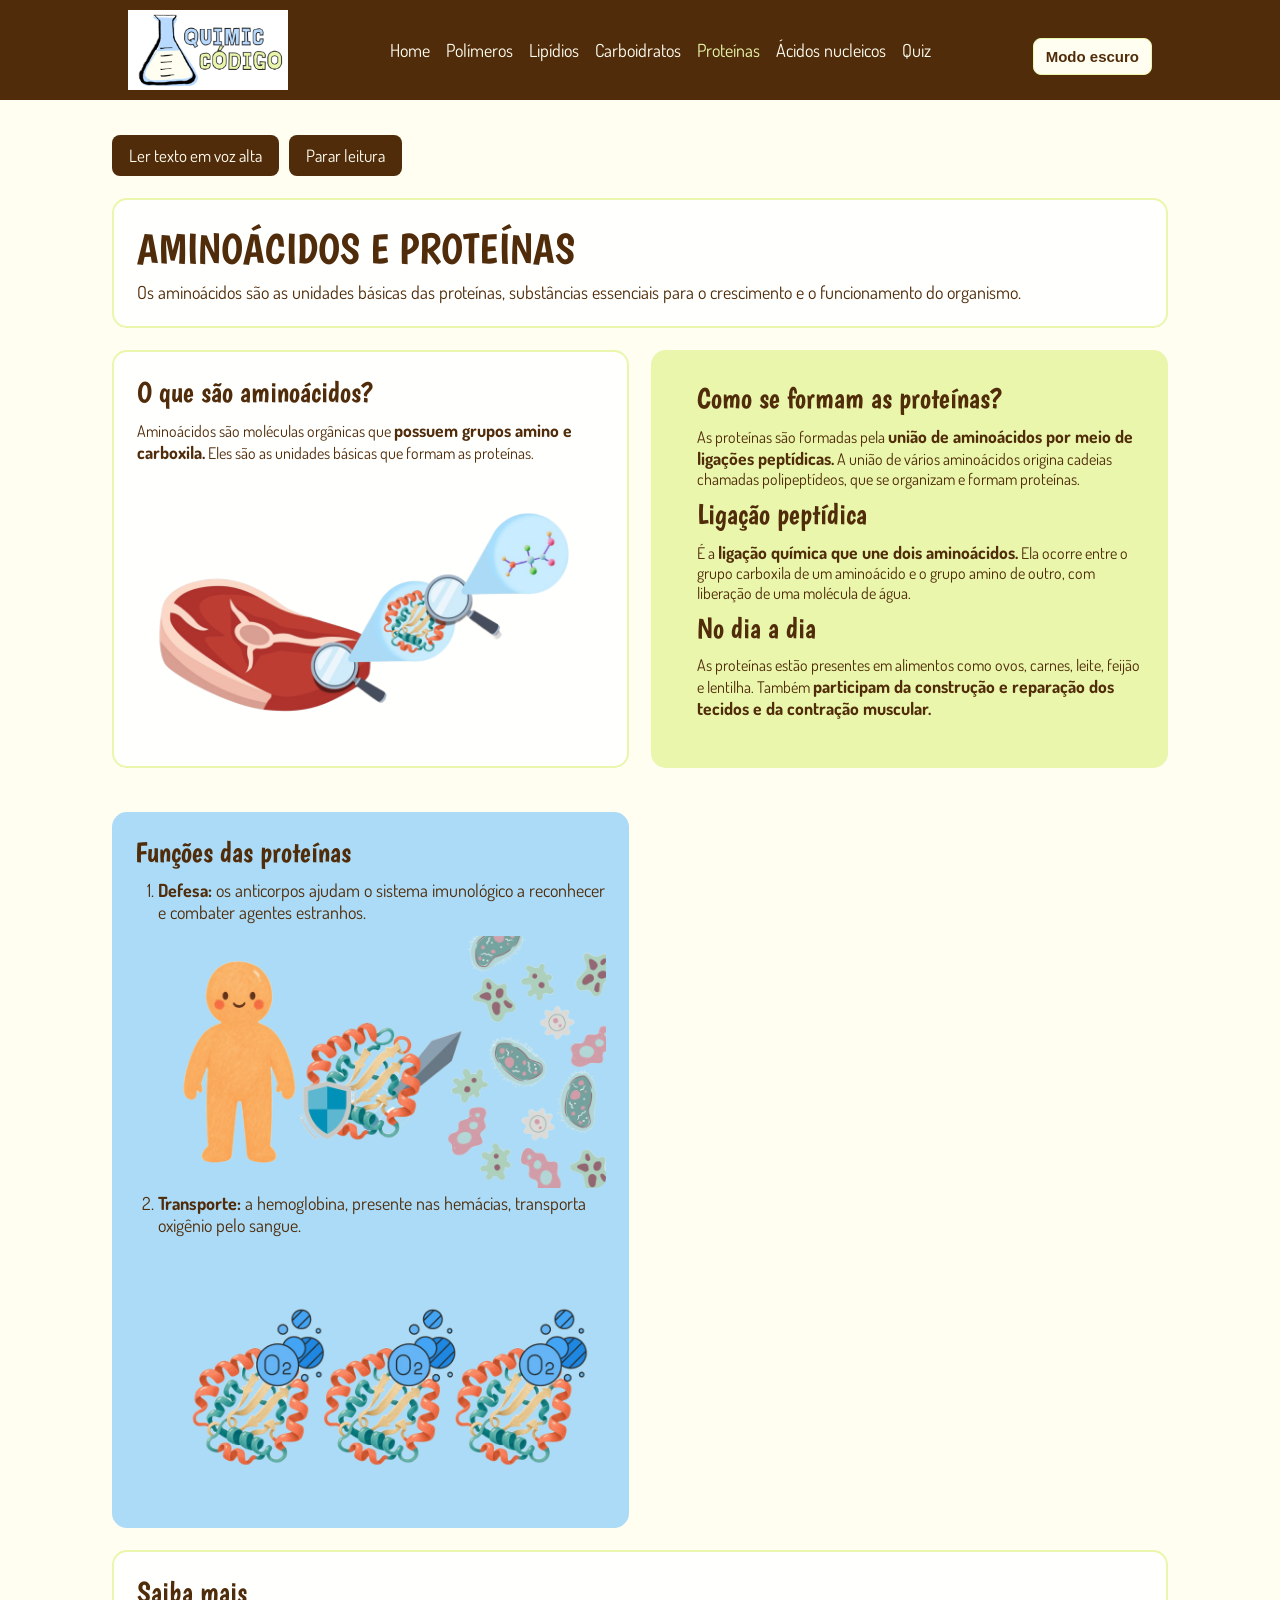
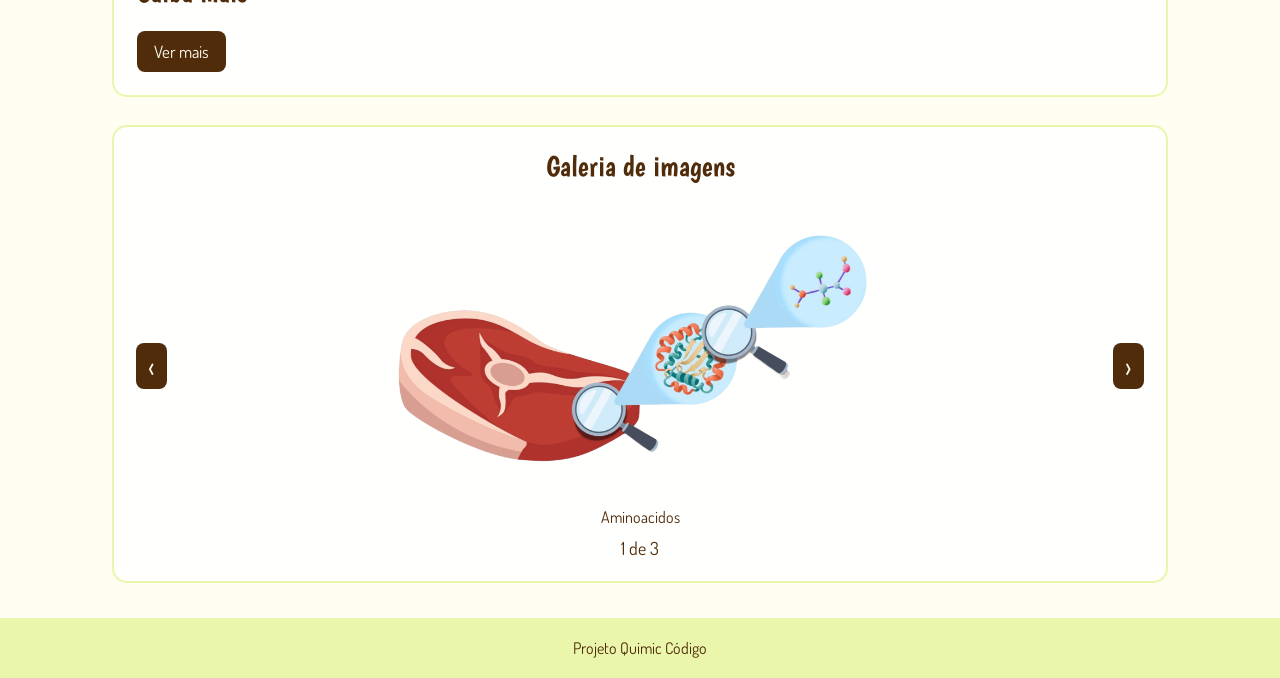
<file: proteinas.html>
<!DOCTYPE html>
<html lang="pt-br">
<head>
    <meta charset="UTF-8">
    <meta name="viewport" content="width=device-width, initial-scale=1.0">
    <title>AMINOÁCIDOS E PROTEÍNAS | Quimic Código</title>
    <link rel="stylesheet" href="css/index.css">
</head>
<body>
    <header class="menu">
        <img id="logo" src="img/logo.png" alt="Quimic Código - Logo">
        <nav>
            <a href="index.html">Home</a>
            <a class="" href="polimeros.html">Polímeros</a>
            <a class="" href="lipidios.html">Lipídios</a>
            <a class="" href="carboidratos.html">Carboidratos</a>
            
            <a class="atual" href="proteinas.html">Proteínas</a>
            <a class="" href="acidos-nucleicos.html">Ácidos nucleicos</a>
            <a href="quiz.html">Quiz</a>
        </nav>
        <button class="tema-toggle" type="button" aria-label="Alternar tema">Modo escuro</button>
    </header>
    <main>
        <section class="bloco titulo">
            <h1>AMINOÁCIDOS E PROTEÍNAS</h1>
            <p>Os aminoácidos são as unidades básicas das proteínas, substâncias essenciais para o crescimento e o funcionamento do organismo.</p>
        </section>
        <div class="conteudo">
            <section class="bloco">
                <h2>O que são aminoácidos?</h2>
                Aminoácidos são moléculas orgânicas que  <span>possuem grupos amino e carboxila.</span> Eles são as unidades básicas que formam as proteínas.
                <img src="img/Aminoacidos.png" alt="Aminoacidos">
            </section>
            <section class="bloco verde">
                <ol><h2>Como se formam as proteínas?</h2>
                As proteínas são formadas pela  <span>união de aminoácidos por meio de ligações peptídicas.</span> A união de vários aminoácidos origina cadeias chamadas polipeptídeos, que se organizam e formam proteínas.
            </ol>
                
                <ol><h2>Ligação peptídica</h2>

                É a  <span>ligação química que une dois aminoácidos.</span> Ela ocorre entre o grupo carboxila de um aminoácido e o grupo amino de outro, com liberação de uma molécula de água.</ol>

                <ol><h2>No dia a dia</h2>
                As proteínas estão presentes em alimentos como ovos, carnes, leite, feijão e lentilha. Também  <span>participam da construção e reparação dos tecidos e da contração muscular.</span></ol>
            </section>
            <section class="bloco azul">
                <h2>Funções das proteínas</h2>
                <ol>
                    <li><strong>Defesa:</strong> os anticorpos ajudam o sistema imunológico a reconhecer e combater agentes estranhos.
                    <img src="img/defesa.png" alt="Defesa do organismo"></li>
                    
                    <li><strong>Transporte:</strong> a hemoglobina, presente nas hemácias, transporta oxigênio pelo sangue.
                    <img src="img/transport.png" alt="Transporte de substâncias"></li>
                </ol>
                
            </section>

        </div>
        <section class="bloco">
            <h2>Saiba mais</h2>
            <p id="resumo">As proteínas também incluem enzimas, que aceleram reações químicas realizadas pelo organismo. A sequência e a organização dos aminoácidos influenciam a função de cada proteína.</p>
            <button id="botaoMais">Ver mais</button>
        </section>
    </main>
    <footer>Projeto Quimic Código</footer>
    <script src="js/site.js"></script>
</body>
</html>
</file>
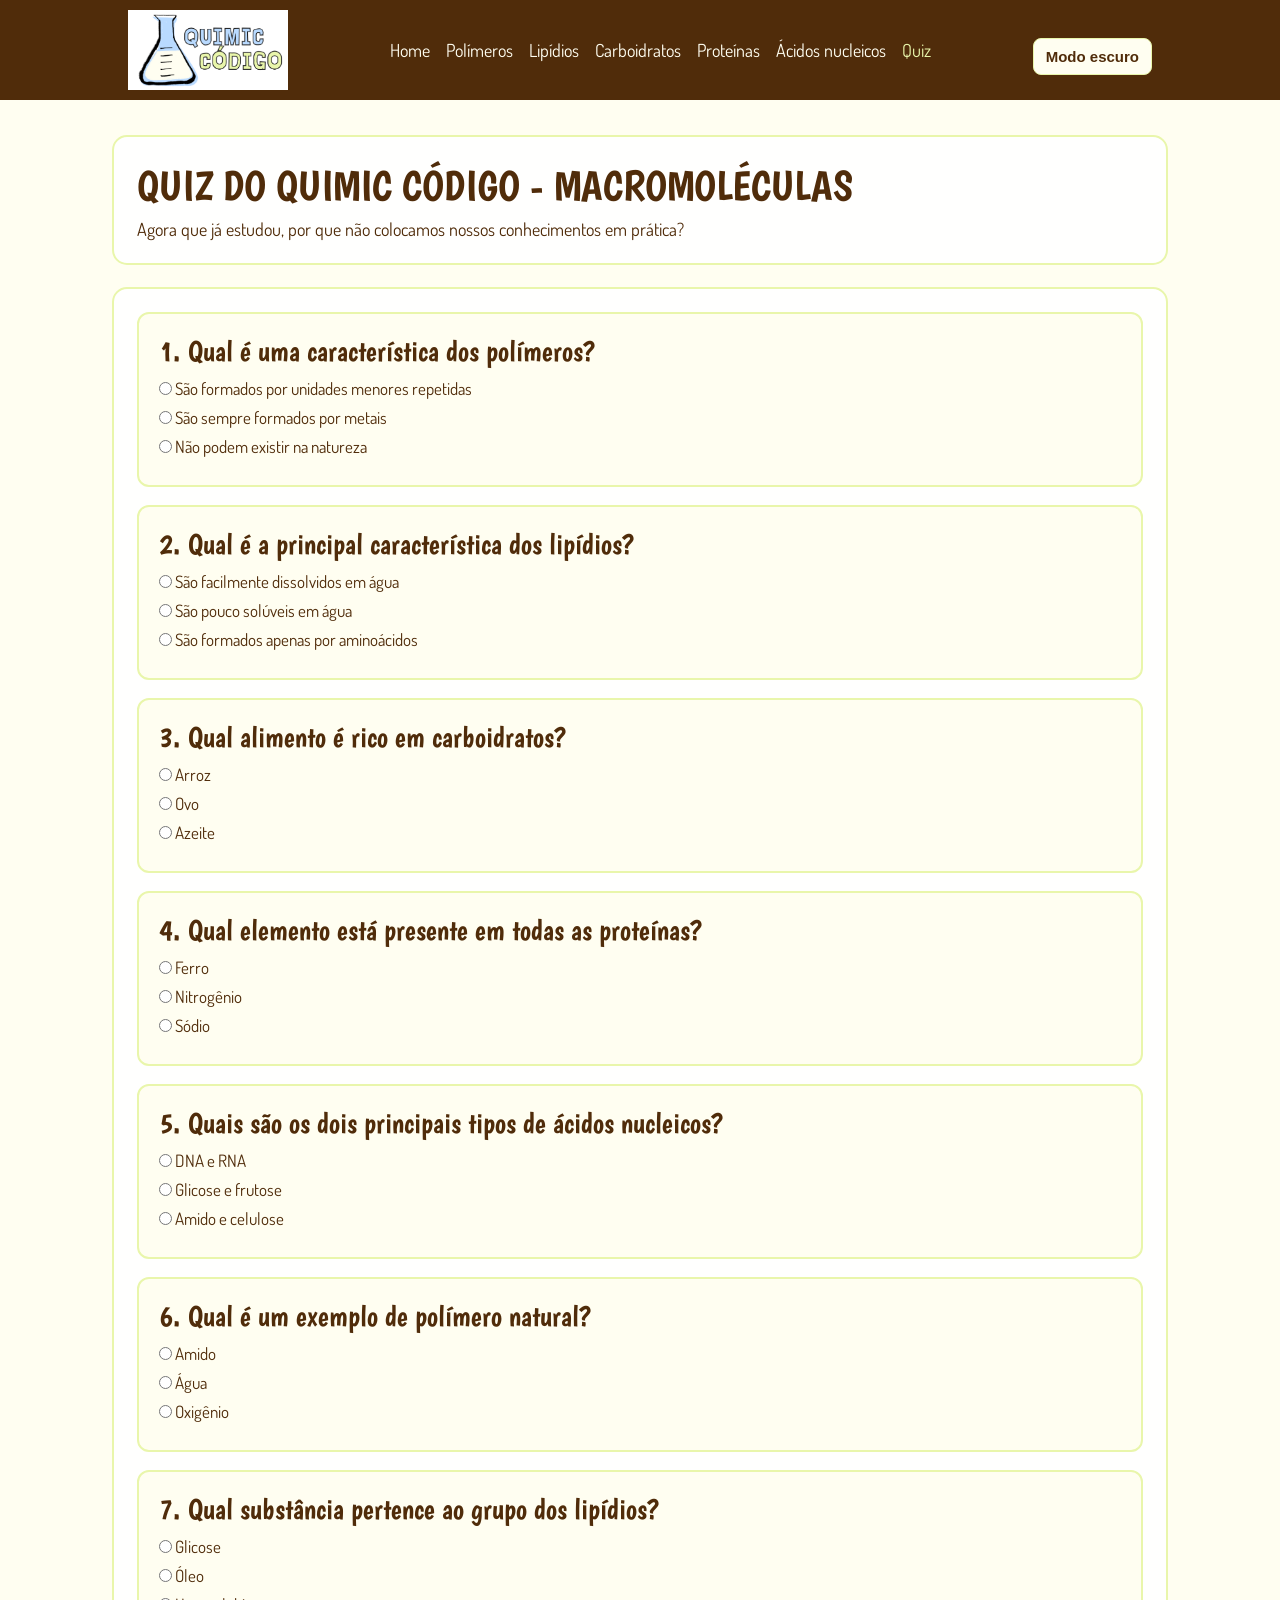
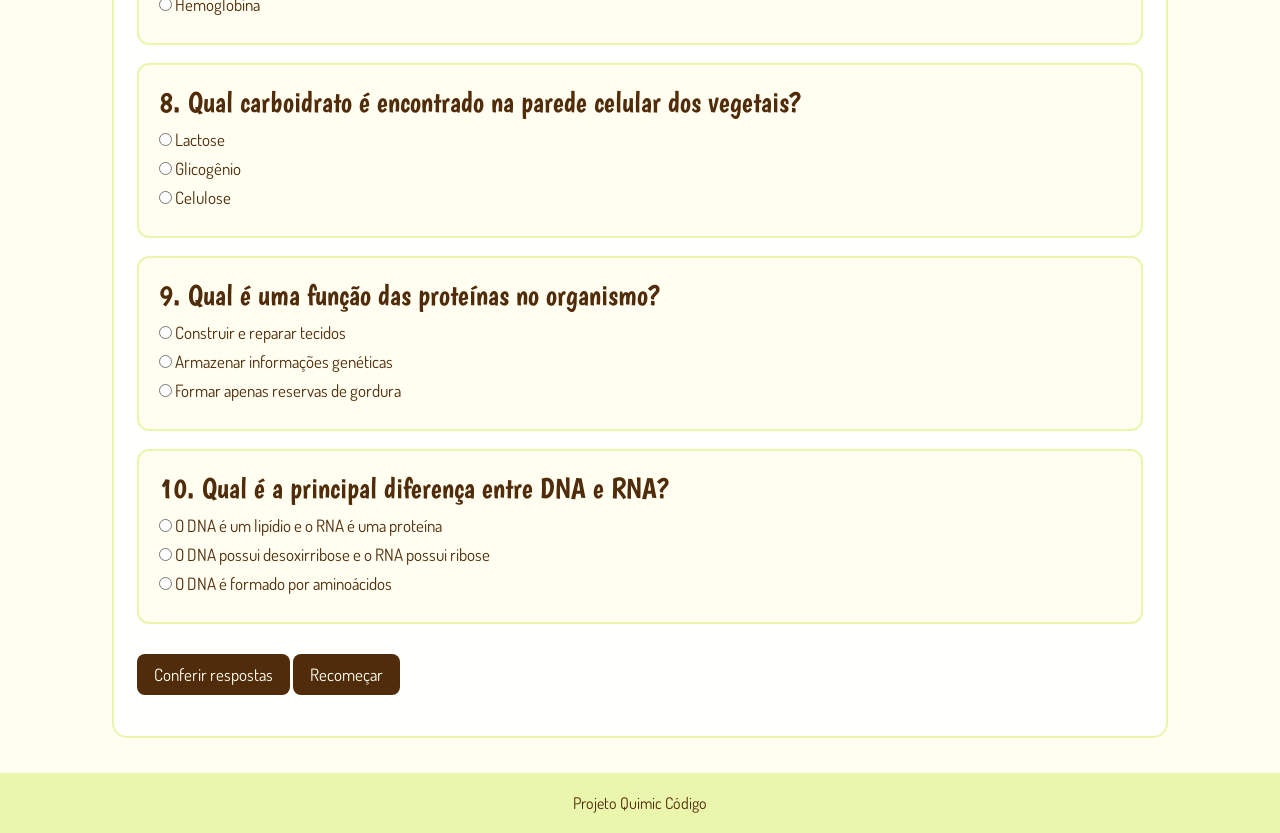
<file: quiz.html>
<!DOCTYPE html>
<html lang="pt-br">
<head>
    <meta charset="UTF-8">
    <meta name="viewport" content="width=device-width, initial-scale=1.0">
    <title>Quiz | Quimic Código</title>
    <link rel="stylesheet" href="css/index.css">
</head>
<body>
    <header class="menu">
        <img id="logo" src="img/logo.png" alt="Quimic Código - Logo">
        <nav>
            <a href="index.html">Home</a>
            <a href="polimeros.html">Polímeros</a>
            <a href="lipidios.html">Lipídios</a>

            <a href="carboidratos.html">Carboidratos</a>
            <a href="proteinas.html">Proteínas</a>

            <a href="acidos-nucleicos.html">Ácidos nucleicos</a>

            <a class="atual" href="quiz.html">Quiz</a>
        </nav>

        <button class="tema-toggle" type="button" aria-label="Alternar tema">Modo escuro</button>

    </header>

    <main>
        <section class="bloco titulo">
            <h1>QUIZ DO QUIMIC CÓDIGO - MACROMOLÉCULAS</h1>
            <p>Agora que já estudou, por que não colocamos nossos conhecimentos em prática?</p>
        </section>
        <form id="quiz" class="bloco">
            <section class="pergunta">
                <h2>1. Qual é uma característica dos polímeros?</h2>
                
                <label><input type="radio" name="q1" value="a"> São formados por unidades menores repetidas</label>
                <label><input type="radio" name="q1" value="b"> São sempre formados por metais</label>

                <label><input type="radio" name="q1" value="c"> Não podem existir na natureza</label>
            </section>

            <section class="pergunta">
                <h2>2. Qual é a principal característica dos lipídios?</h2>
                <label><input type="radio" name="q2" value="a"> São facilmente dissolvidos em água</label>

                <label><input type="radio" name="q2" value="b"> São pouco solúveis em água</label>
                <label><input type="radio" name="q2" value="c"> São formados apenas por aminoácidos</label>
            </section>

            <section class="pergunta">
                <h2>3. Qual alimento é rico em carboidratos?</h2>
                <label><input type="radio" name="q3" value="a"> Arroz</label>
                <label><input type="radio" name="q3" value="b"> Ovo</label>
                <label><input type="radio" name="q3" value="c"> Azeite</label>


            </section>

            <section class="pergunta">
                <h2>4. Qual elemento está presente em todas as proteínas?</h2>
                <label><input type="radio" name="q4" value="a"> Ferro</label>

                <label><input type="radio" name="q4" value="b"> Nitrogênio</label>

                <label><input type="radio" name="q4" value="c"> Sódio</label>
            </section>

            <section class="pergunta">
                <h2>5. Quais são os dois principais tipos de ácidos nucleicos?</h2>
                <label><input type="radio" name="q5" value="a"> DNA e RNA</label>
                <label><input type="radio" name="q5" value="b"> Glicose e frutose</label>

                <label><input type="radio" name="q5" value="c"> Amido e celulose</label>
            </section>

            <section class="pergunta">
                <h2>6. Qual é um exemplo de polímero natural?</h2>
                <label><input type="radio" name="q6" value="a"> Amido</label>
                <label><input type="radio" name="q6" value="b"> Água</label>

                <label><input type="radio" name="q6" value="c"> Oxigênio</label>
            </section>

            <section class="pergunta">
                <h2>7. Qual substância pertence ao grupo dos lipídios?</h2>

                <label><input type="radio" name="q7" value="a"> Glicose</label>

                <label><input type="radio" name="q7" value="b"> Óleo</label>
                <label><input type="radio" name="q7" value="c"> Hemoglobina</label>
            </section>

            <section class="pergunta">
                <h2>8. Qual carboidrato é encontrado na parede celular dos vegetais?</h2>

                <label><input type="radio" name="q8" value="a"> Lactose</label>

                <label><input type="radio" name="q8" value="b"> Glicogênio</label>
                <label><input type="radio" name="q8" value="c"> Celulose</label>
            </section>

            <section class="pergunta">
                <h2>9. Qual é uma função das proteínas no organismo?</h2>
                <label><input type="radio" name="q9" value="a"> Construir e reparar tecidos</label>

                <label><input type="radio" name="q9" value="b"> Armazenar informações genéticas</label>
                <label><input type="radio" name="q9" value="c"> Formar apenas reservas de gordura</label>
            </section>

            <section class="pergunta">
                <h2>10. Qual é a principal diferença entre DNA e RNA?</h2>
                <label><input type="radio" name="q10" value="a"> O DNA é um lipídio e o RNA é uma proteína</label>

                <label><input type="radio" name="q10" value="b"> O DNA possui desoxirribose e o RNA possui ribose</label>
                <label><input type="radio" name="q10" value="c"> O DNA é formado por aminoácidos</label>
            </section>
            <button type="submit">Conferir respostas</button>
            <button type="reset">Recomeçar</button>
            <p class="resultado" id="resultado"></p>
        </form>
    </main>
    <footer>Projeto Quimic Código</footer>


    <script>
        const quiz = document.getElementById("quiz");
        const resultado = document.getElementById("resultado");
        quiz.addEventListener("submit", function(evento) {
            evento.preventDefault();
            const corretas = {q1: "a", q2: "b", q3: "a", q4: "b", q5: "a", q6: "a", q7: "b", q8: "c", q9: "a", q10: "b", };
            let pontos = 0;
            for (let pergunta in corretas) {
                const resposta = quiz.querySelector('input[name="' + pergunta + '"]:checked');
                if (resposta && resposta.value === corretas[pergunta]) {
                    pontos++;
                }
            }
            resultado.textContent = "Você acertou " + pontos + " de 10 perguntas!";
        });
        quiz.addEventListener("reset", function() {
            resultado.textContent = "";
        });
        
    </script>
    <script src="js/site.js"></script>
</body>
</html>
</file>
<file: css/index.css>
@import url('https://fonts.googleapis.com/css2?family=Boogaloo&family=Dosis:wght@200..800&display=swap');

* {
    box-sizing: border-box;
    margin: 0;
    padding: 0;
}

body {
    background: #fffef1;
    color: #502c0a;
    font-family: 'Dosis', sans-serif;
}

h1, h2, h3 {
    font-family: 'Boogaloo', cursive;
    font-weight: normal;
}

h1 {
    font-size: 42px;
    margin-bottom: 8px;
}

h2 {
    font-size: 29px;
    margin-bottom: 10px;
}

h3 {
    font-size: 23px;
    margin-bottom: 8px;
}

p, li {
    font-size: 18px;
}

span {
    font-weight: bold;
    font-size: 110%;
}


.menu {
    background: #502c0a;
    padding: 10px 10%;
    display: flex;
    align-items: center;
    justify-content: space-between;
    gap: 20px;
    flex-wrap: wrap;
}

#logo {
    width: 160px;
    height: 80px;
}

nav {
    display: flex;
    flex-wrap: wrap;
    gap: 16px;
}

nav a {
    color: #fffef1;
    text-decoration: none;
    font-size: 18px;
    transition: color .3s;
}

nav a:hover,
nav a.atual {
    color: #e9f6ab;
}

main {
    max-width: 1100px;
    margin: 35px auto;
    padding: 0 22px;
}

.introducao {
    padding: 65px 8%;
    display: grid;
    grid-template-columns: 1.1fr 1fr;
    align-items: center;
    gap: 35px;
    background: #fffffe;
}

.introducao img {
    margin-left: 70px;
    width: 100%;
    height: 100%;
    object-fit: cover;
    border-radius: 20px;
    animation: aparecer 1s;
    box-shadow: 0 4px 12px rgba(80, 44, 10, .14);
}

.introducao p {
    font-size: 20px;
    margin-bottom: 18px;
}

.conteudo {
    display: grid;
    grid-template-columns: 1fr 1fr;
    gap: 22px;
}

.bloco {
    background: #fffffe;
    border: 2px solid #e9f6ab;
    padding: 23px;
    border-radius: 15px;
    margin-bottom: 22px;
}

.bloco.azul {
    background: #abdbf6;
    border: none;
}

.bloco.verde {
    background: #e9f6ab;
    border: none;
}

.bloco img {
    width: 100%;
    max-height: 280px;
    object-fit: cover;
    border-radius: 10px;
    margin-top: 13px;
    transition: transform .3s;
}

.bloco img:hover {
    transform: scale(1.02);
}


ul, ol {
    padding-left: 23px;
    margin-top: 8px;
}


.botao,
button,
.card a {
    display: inline-block;
    border: none;
    background: #502c0a;
    color: #fffef1;
    padding: 10px 17px;
    border-radius: 8px;
    text-decoration: none;
    cursor: pointer;
    font: 17px 'Dosis', sans-serif;
    margin-top: 12px;
    transition: background .3s, transform .3s;
}

.botao:hover,button:hover, .card a:hover {
    background: #75471f;
    transform: translateY(-2px);
}

.extra {
    display: none;
    margin-top: 12px;
}

.extra.aberto {
    display: block;
}


.conjunto-cards {
    padding: 100px 7%;
    text-align: center;
}

.busca input {
    width: min(100%, 420px);
    padding: 12px;
    border: 2px solid #abdbf6;
    border-radius: 9px;
    margin-bottom: 15px;
}

.filtros {
    display: flex;
    justify-content: center;
    flex-wrap: wrap;
    gap: 10px;
    margin-bottom: 28px;
}

.filtro {
    border: 1px solid #502c0a;
    border-radius: 20px;
    padding: 8px 17px;
    background: #fffef1;
    color: #502c0a;
    cursor: pointer;
    transition: .3s;
}

.filtro:hover,.filtro.selecionado {
    background: #abdbf6;
}

.cards {
    display: grid;
    grid-template-columns: repeat(3, 1fr);
    gap: 30px;
    text-align: left;
}

.card {
    background: #fffffe;
    border-radius: 15px;
    overflow: hidden;
    box-shadow: 0 4px 12px rgba(80, 44, 10, .14);
    transition: transform .3s;
    animation: subir .7s;
}

.card:hover {
    transform: translateY(-8px);
}

.card img {
    width: 100%;
    height: 175px;
    object-fit: cover;
    transition: transform .4s;
}

.card:hover img {
    transform: scale(1.04);
}

.card div {
    padding: 18px;
}

.card p {
    margin-bottom: 15px;
}


.tabela {
    width: 100%;
    border-collapse: collapse;
    margin-top: 12px;
    background: #fffef1;
}

.tabela th,.tabela td {
    border: 1px solid #502c0a;
    padding: 10px;
    text-align: left;
}

.tabela th {
    background: #e9f6ab;
}


.pergunta {
    background: #fffef1;
    border: 2px solid #e9f6ab;
    padding: 20px;
    margin-bottom: 18px;
    border-radius: 12px;
}

.pergunta label {
    display: block;
    font-size: 17px;
    margin: 8px 0;
    cursor: pointer;
}

.resultado {
    font-weight: bold;
    margin-top: 18px;
}

.quiz-rodape {
    background: #abdbf6;
    text-align: center;
    padding: 40px 20px;
}

.quiz-rodape p {
    font-size: 18px;
    margin: 12px 0 20px;
}


footer {
    background: #e9f6ab;
    color: #502c0a;
    text-align: center;
    padding: 20px;
}

#mensagem {
    margin-top: 20px;
    font-weight: bold;
}

@keyframes aparecer {
    from {
        opacity: 0;
        transform: translateY(15px);
    }

    to {
        opacity: 1;
        transform: translateY(0);
    }
}

@keyframes subir {
    from {
        transform: translateY(12px);
    }

    to {
        transform: translateY(0);
    }
}

@keyframes deslizar {
    from {
        transform: translateX(-12px);
    }

    to {
        transform: translateX(0);
    }
}

.tema-toggle {
    padding: 9px 12px;
    border: 1px solid #e9f6ab;
    border-radius: 8px;
    background: #fffef1;
    color: #502c0a;
    font: bold 15px Arial, sans-serif;
    cursor: pointer;
}

body.tema-escuro {
    background: #171a1f !important;
    color: #edf0f4 !important;
}

body.tema-escuro main,body.tema-escuro section,
body.tema-escuro article,
body.tema-escuro .introducao,
body.tema-escuro .apresentacao,
body.tema-escuro .bloco,
body.tema-escuro .card,
body.tema-escuro .pergunta,
body.tema-escuro .quiz-rodape,
body.tema-escuro .modal-caixa {
    background: #252a32 !important;
    color: #edf0f4 !important;
}

body.tema-escuro input,
body.tema-escuro select,
body.tema-escuro textarea {
    background: #171a1f;
    color: #edf0f4;
    border: 1px solid #687382;
}

body.tema-escuro a {
    color: #b8dfff;
}

body.tema-escuro .tema-toggle {
    background: #303844;
    color: #edf0f4;
    border-color: #687382;
}

body.tema-escuro .tabela {
    background: #252a32 !important;
    color: #edf0f4 !important;
}

body.tema-escuro .tabela th {
    background: #3a4654 !important;
    color: #edf0f4 !important;
    border-color: #687382 !important;
}

body.tema-escuro .tabela td {
    background: #252a32 !important;
    color: #edf0f4 !important;
    border-color: #687382 !important;
}


.modal-fundo {
    position: fixed;
    inset: 0;
    display: flex;
    justify-content: center;
    align-items: center;
    padding: 20px;
    background: rgba(0, 0, 0, 0.68);
}

.modal-caixa {
    max-width: 500px;
    padding: 28px;
    border-radius: 16px;
    background: #fffef1;
    color: #502c0a;
    text-align: center;
}

.modal-caixa button {
    padding: 11px 20px;
    border: 0;
    border-radius: 8px;
    background: #502c0a;
    color: #fffef1;
    cursor: pointer;
}

body.tema-escuro .modal-caixa button {
    background: #b8dfff;
    color: #171a1f;
}


.controles-voz {
    display: flex;
    flex-wrap: wrap;
    gap: 10px;
    margin-bottom: 22px;
}

.controles-voz button {
    display: inline-block;
    border: none;
    background: #502c0a;
    color: #fffef1;
    padding: 10px 17px;
    border-radius: 8px;
    cursor: pointer;
    font: 17px 'Dosis', sans-serif;
    margin-top: 0;
    transition: background .3s, transform .3s;
}

.controles-voz button:hover {
    background: #75471f;
    transform: translateY(-2px);
}

body.tema-escuro .controles-voz button {
    background: #b8dfff;
    color: #171a1f;
}


.carrossel-imagens {
    margin: 28px 0;
    padding: 22px;
    text-align: center;
    background: #fffffe;
    border: 2px solid #e9f6ab;
    border-radius: 15px;
}

.carrossel-area {
    display: flex;
    align-items: center;
    justify-content: center;
    gap: 12px;
}

.carrossel-area figure {
    flex: 1;
}

.carrossel-area img {
    width: 100%;
    height: 300px;
    object-fit: contain;
    border-radius: 10px;
}

.carrossel-area button {
    padding: 5px 12px;
    font-size: 28px;
}

.carrossel-contador,
.carrossel-area figcaption {
    margin-top: 10px;
}

body.tema-escuro .carrossel-imagens {
    background: #252a32;
    color: #edf0f4;
    border-color: #48515d;
}

@media (max-width: 850px) {
    .introducao,
    .apresentacao {
        grid-template-columns: 1fr;
        padding: 40px 6%;
    }

    .introducao img {
        margin-left: 0;
    }

    .apresentacao img {
        height: 260px;
    }

    .cards {
        grid-template-columns: repeat(2, 1fr);
    }
}

@media (max-width: 720px) {
    .topo {
        justify-content: center;
    }

    nav {
        justify-content: center;
    }

    .conteudo {
        grid-template-columns: 1fr;
    }

    .titulo {
        padding: 24px;
    }

    h1 {
        font-size: 35px;
    }

    .tabela {
        font-size: 14px;
    }

    .tabela th,
    .tabela td {
        padding: 6px;
    }
}

@media (max-width: 560px) {
    .menu {
        justify-content: center;
    }

    nav {
        justify-content: center;
        gap: 10px 14px;
    }

    nav a {
        font-size: 15px;
    }

    h1 {
        font-size: 37px;
    }

    .cards {
        grid-template-columns: 1fr;
    }

    .carrossel-area {
        gap: 5px;
    }

    .carrossel-area img {
        height: 220px;
    }

    .carrossel-area button {
        min-width: 36px;
        padding: 4px 9px;
    }
}
</file>
